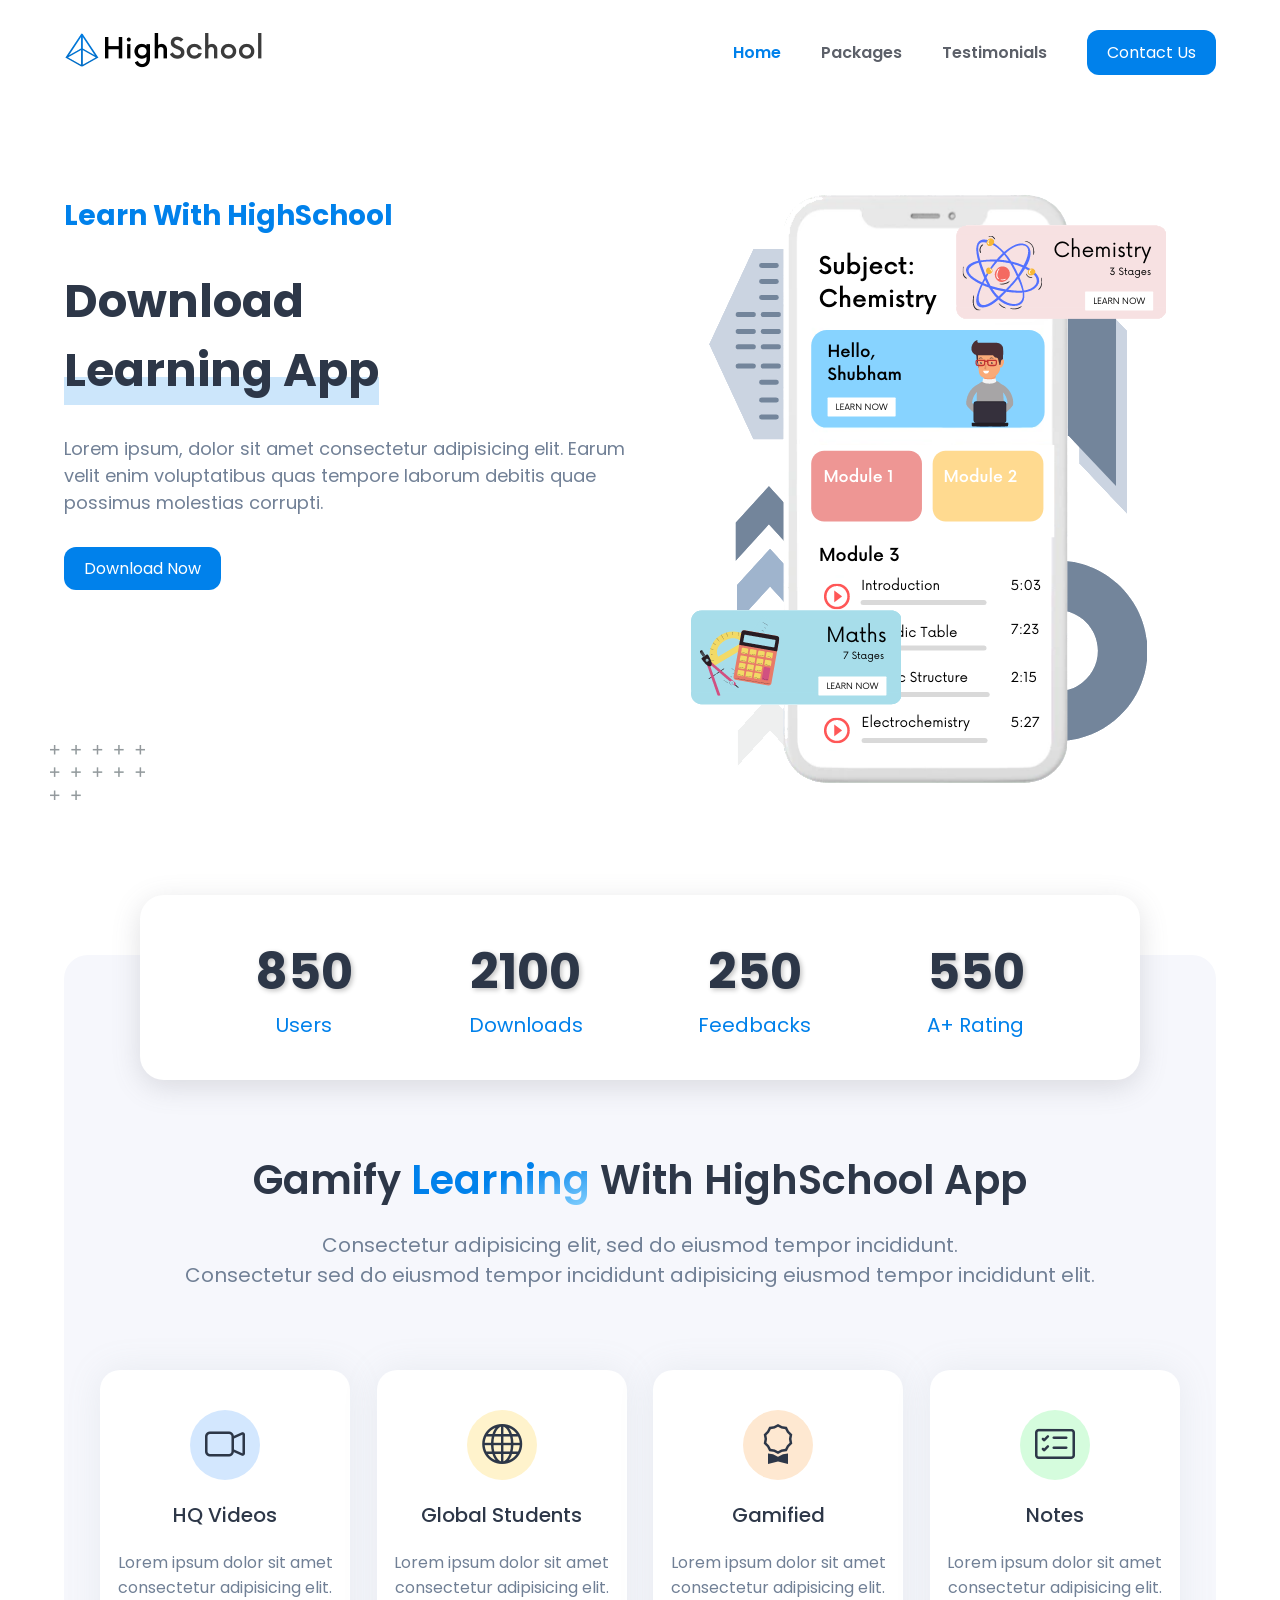
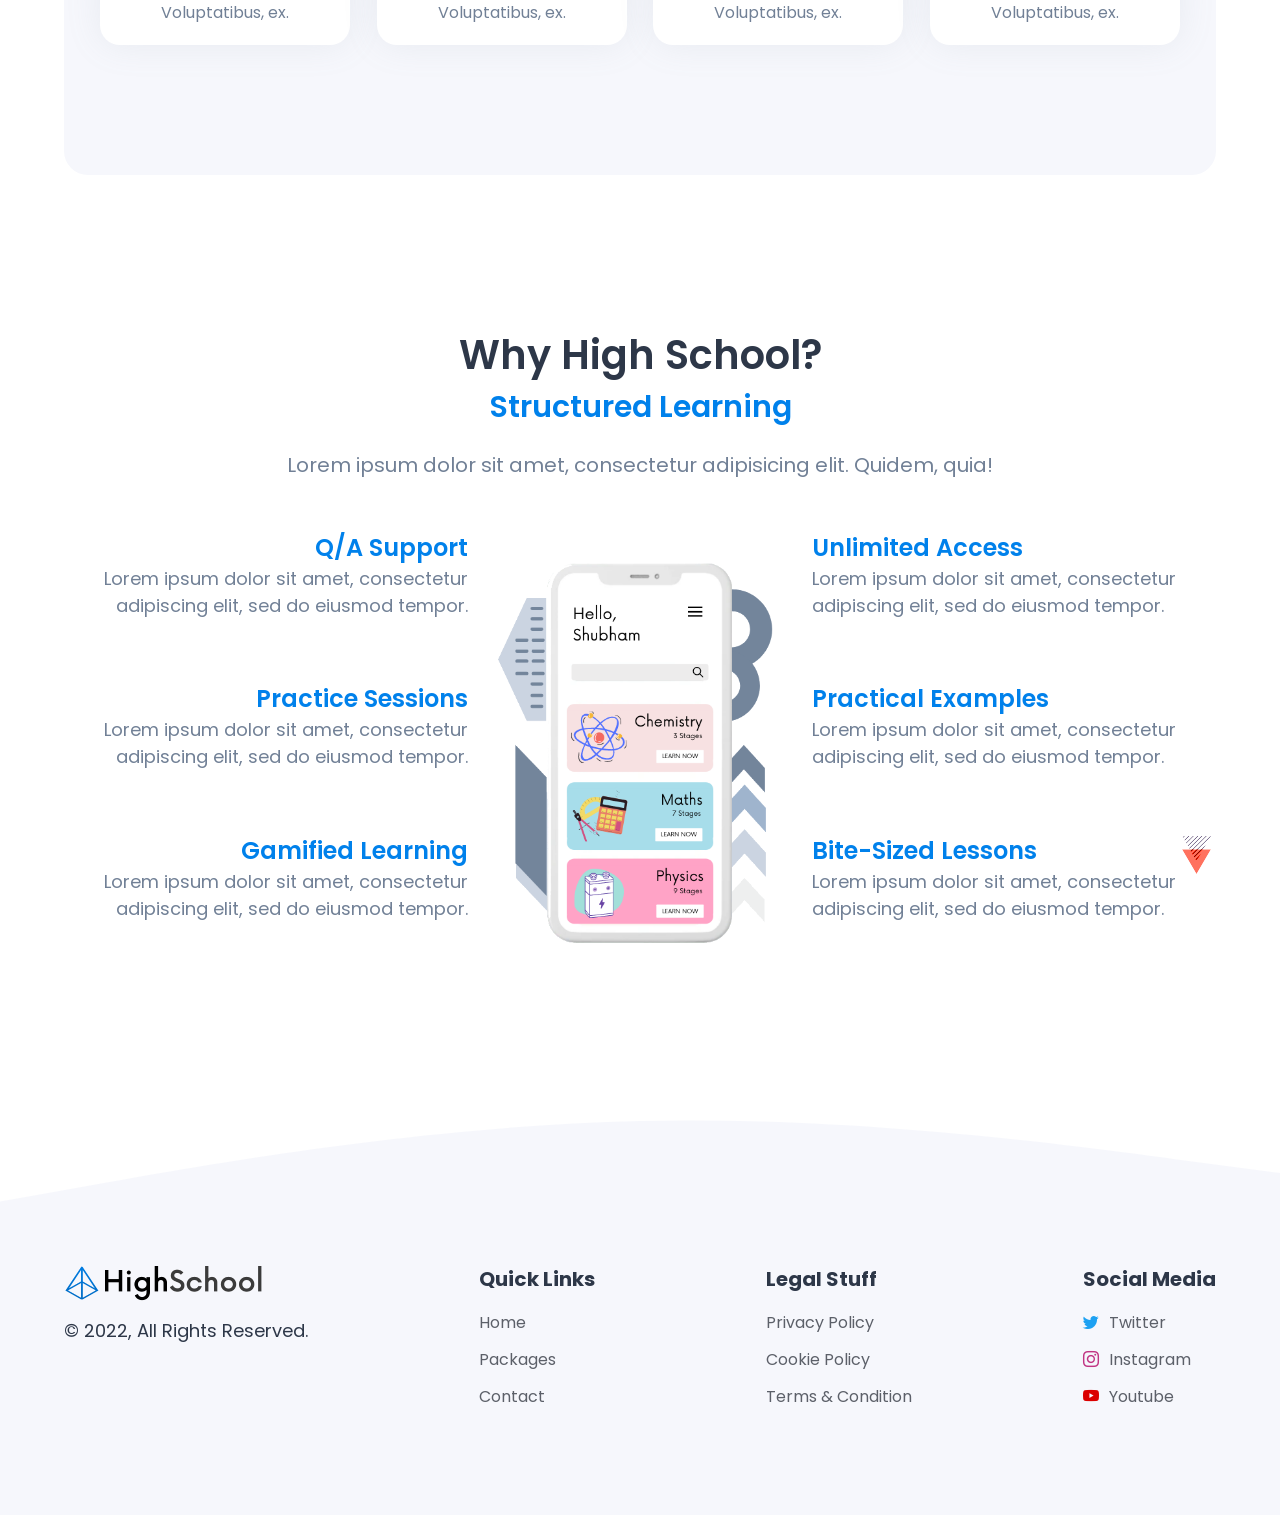
<file: Edtech-Landing-Page/index.html>
<!DOCTYPE html>
<html lang="en">

<head>
    <meta charset="UTF-8">
    <meta http-equiv="X-UA-Compatible" content="IE=edge">
    <meta name="viewport" content="width=device-width, initial-scale=1.0">

    <link rel="stylesheet" href="https://cdnjs.cloudflare.com/ajax/libs/animate.css/4.1.1/animate.min.css" />

    <link rel="icon" href="./media/favicon.ico" type="image/x-icon">
    <link rel="stylesheet" href="./css/style.css">
    <link rel="stylesheet" href="./css/responsive.css">

    <title>HighSchool - Learn Physics, Chemistry and Maths Online!</title>
</head>

<body>
    <header>
        <div class="navbar container">
            <div class="logo">
                <img src="./media/logo.png" alt="Logo HighSchool">
            </div>
            <nav class="d-menu">
                <ul>
                    <a href="">
                        <li class="active">Home</li>
                    </a>
                    <a href="">
                        <li>Packages</li>
                    </a>
                    <a href="">
                        <li>Testimonials</li>
                    </a>
                    <a href="" class="btn ml-2 animate__animated animate__tada">
                        Contact Us
                    </a>
                </ul>
            </nav>
            <nav class="m-menu">
                <div onclick="show()">
                    <button class="hamburger bi bi-list"></button>
                </div>
                <ul class="m-navbar" id="m-navbar">
                    <a href="">
                        <li class="active">Home</li>
                    </a>
                    <a href="">
                        <li>Packages</li>
                    </a>
                    <a href="">
                        <li>Testimonials</li>
                    </a>
                    <a href="" class="btn">
                        Contact Us
                    </a>
                </ul>
            </nav>
        </div>
    </header>

    <main>
        <section class="introduction">
            <div class="intro-section container">
                <div class="intro-text">
                    <img class="float-bg" src="./media/shapes/bg-shape-1.png" alt="">
                    <p class="tag-line">Learn With HighSchool</p>
                    <p class="main-line">Download<br><span class="highlight">Learning App</span></p>
                    <p class="description">Lorem ipsum, dolor sit amet consectetur adipisicing elit. Earum velit enim
                        voluptatibus quas tempore laborum debitis quae possimus molestias corrupti.</p>
                    <a href="" class="btn">Download Now</a>
                </div>
                <div class="intro-images">
                    <img class="float-bl" src="./media/bg-2.png" alt="">
                    <img class="float-tr" src="./media/bg-3.png" alt="">
                    <img class="main-img" src="./media/bg-1.png" alt="">
                </div>
            </div>
        </section>

        <section class="growth container">
            <div class="stats">
                <div>
                    <h1>850</h1>
                    <p>Users</p>
                </div>
                <div>
                    <h1>2100</h1>
                    <p>Downloads</p>
                </div>
                <div>
                    <h1>250</h1>
                    <p>Feedbacks</p>
                </div>
                <div>
                    <h1>550</h1>
                    <p>A+ Rating</p>
                </div>
            </div>
            <div class="info">
                <p class="tag-line">Gamify <span>Learning</span> With HighSchool App</p>
                <p class="description">Consectetur adipisicing elit, sed do eiusmod tempor incididunt.<br>Consectetur
                    sed do eiusmod tempor incididunt adipisicing eiusmod tempor incididunt elit.</p>

                <div class="qualities">
                    <div>
                        <p class="icon icon1"><i class="bi bi-camera-video"></i></p>
                        <p class="title">HQ Videos</p>
                        <p class="description">Lorem ipsum dolor sit amet consectetur adipisicing elit. Voluptatibus,
                            ex.</p>
                    </div>
                    <div>
                        <p class="icon icon2"><i class="bi bi-globe"></i></p>
                        <p class="title">Global Students</p>
                        <p class="description">Lorem ipsum dolor sit amet consectetur adipisicing elit. Voluptatibus,
                            ex.</p>
                    </div>
                    <div>
                        <p class="icon icon3"><i class="bi bi-award"></i></p>
                        <p class="title">Gamified</p>
                        <p class="description">Lorem ipsum dolor sit amet consectetur adipisicing elit. Voluptatibus,
                            ex.</p>
                    </div>
                    <div>
                        <p class="icon icon4"><i class="bi bi-card-checklist"></i></p>
                        <p class="title">Notes</p>
                        <p class="description">Lorem ipsum dolor sit amet consectetur adipisicing elit. Voluptatibus,
                            ex.</p>
                    </div>
                </div>

            </div>
        </section>

        <section class="working container">
            <div class="content">
                <p class="tag-line">Why High School?</p>
                <p class="main-line">Structured Learning</p>
                <p class="description">Lorem ipsum dolor sit amet, consectetur adipisicing elit. Quidem, quia!</p>
            </div>
            <div class="demo">
                <img class="float-bg-2" src="./media/shapes/bg-shape-2.png" alt="">
                <div class="item1 move-right">
                    <p class="title">Q/A Support</p>
                    <p class="description">Lorem ipsum dolor sit amet, consectetur adipiscing elit, sed do eiusmod
                        tempor.</p>
                </div>
                <div class="item2 move-right">
                    <p class="title">Practice Sessions</p>
                    <p class="description">Lorem ipsum dolor sit amet, consectetur adipiscing elit, sed do eiusmod
                        tempor.</p>
                </div>
                <div class="item3 move-right">
                    <p class="title">Gamified Learning</p>
                    <p class="description">Lorem ipsum dolor sit amet, consectetur adipiscing elit, sed do eiusmod
                        tempor.</p>
                </div>

                <img class="image" src="./media/bg-4.png" alt="">

                <div class="item4 move-left">
                    <p class="title">Unlimited Access</p>
                    <p class="description">Lorem ipsum dolor sit amet, consectetur adipiscing elit, sed do eiusmod
                        tempor.</p>
                </div>
                <div class="item5 move-left">
                    <p class="title">Practical Examples</p>
                    <p class="description">Lorem ipsum dolor sit amet, consectetur adipiscing elit, sed do eiusmod
                        tempor.</p>
                </div>
                <div class="item6 move-left">
                    <p class="title">Bite-Sized Lessons</p>
                    <p class="description">Lorem ipsum dolor sit amet, consectetur adipiscing elit, sed do eiusmod
                        tempor.</p>
                </div>
            </div>
        </section>
    </main>

    <footer>
        <svg xmlns="http://www.w3.org/2000/svg" viewBox="0 0 1440 320">
            <path fill="#ffffff" fill-opacity="1"
                d="M0,256L120,234.7C240,213,480,171,720,165.3C960,160,1200,192,1320,208L1440,224L1440,0L1320,0C1200,0,960,0,720,0C480,0,240,0,120,0L0,0Z">
            </path>
        </svg>
        <section class="links container">
            <div class="logo">
                <img src="./media/logo.png" alt="">
                <p>© 2022, All Rights Reserved.</p>
            </div>
            <div class="qlinks">
                <h2>Quick Links</h2>
                <ul>
                    <li>Home</li>
                    <li>Packages</li>
                    <li>Contact</li>
                </ul>
            </div>
            <div class="lglinks">
                <h2>Legal Stuff</h2>
                <ul>
                    <li>Privacy Policy</li>
                    <li>Cookie Policy</li>
                    <li>Terms & Condition</li>
                </ul>
            </div>
            <div class="social">
                <h2>Social Media</h2>
                <ul>
                    <li><i class="bi bi-twitter"></i>Twitter</li>
                    <li><i class="bi bi-instagram"></i>Instagram</li>
                    <li><i class="bi bi-youtube"></i>Youtube</li>
                </ul>
            </div>
        </section>
    </footer>
    <script src="./js/main.js"></script>
</body>

</html>
</file>
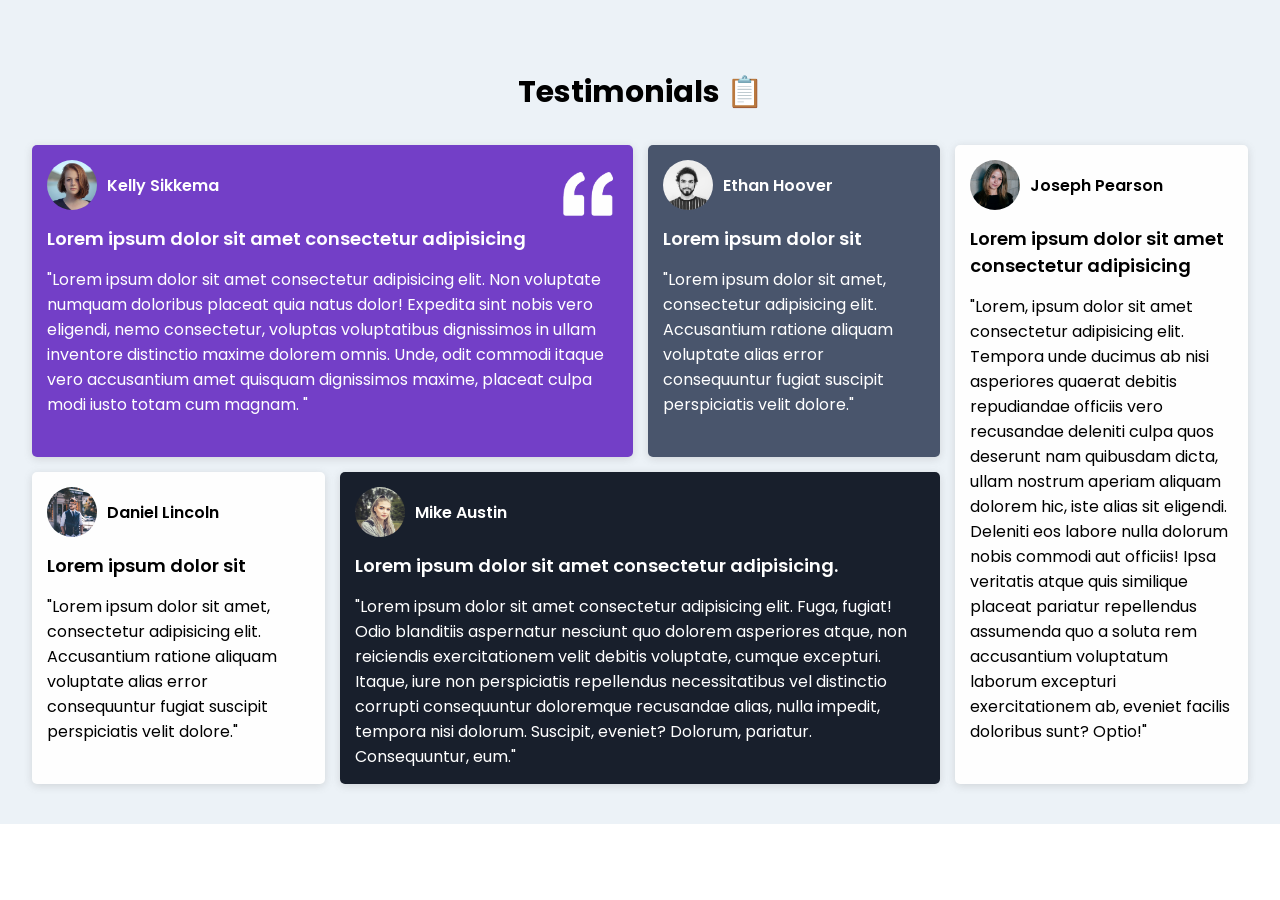
<file: Testimonial-Section/index.html>
<!DOCTYPE html>
<html lang="en">

<head>
    <meta charset="UTF-8">
    <meta http-equiv="X-UA-Compatible" content="IE=edge">
    <meta name="viewport" content="width=device-width, initial-scale=1.0">
    <meta name="description" content="">

    <title>Testimonials - CSS Grid</title>
    <link rel="shortcut icon" href="./media/favicon.ico" type="image/x-icon">
    <link rel="stylesheet" href="./style.css">
    <link rel="stylesheet" href="./responsive.css">
</head>

<body>
    <section class="testimonials">
        <div class="heading">
            <h1 class="h-c">Testimonials 📋</h1>
        </div>
        <div class="container">
            <div class="items item1 w-t">
                <img src="./media/testimonials-1.png" alt="">
                <p class="name">Kelly Sikkema</p>
                <p class="title">Lorem ipsum dolor sit amet consectetur adipisicing</p>
                <p class="description">Lorem ipsum dolor sit amet consectetur adipisicing elit. Non voluptate numquam
                    doloribus placeat quia natus dolor! Expedita sint nobis vero eligendi, nemo consectetur, voluptas
                    voluptatibus dignissimos in ullam inventore distinctio maxime dolorem omnis. Unde, odit commodi
                    itaque vero accusantium amet quisquam dignissimos maxime, placeat culpa modi iusto totam cum magnam.
                </p>
            </div>
            <div class="items item2 w-t">
                <img src="./media/testimonials-2.png" alt="">
                <p class="name">Ethan Hoover</p>
                <p class="title">Lorem ipsum dolor sit</p>
                <p class="description">Lorem ipsum dolor sit amet, consectetur adipisicing elit. Accusantium ratione
                    aliquam voluptate alias error consequuntur fugiat suscipit perspiciatis velit dolore.</p>
            </div>
            <div class="items item3">
                <img src="./media/testimonials-3.png" alt="">
                <p class="name">Joseph Pearson</p>
                <p class="title">Lorem ipsum dolor sit amet consectetur adipisicing</p>
                <p class="description">Lorem, ipsum dolor sit amet consectetur adipisicing elit. Tempora unde ducimus ab
                    nisi asperiores quaerat debitis repudiandae officiis vero recusandae deleniti culpa quos deserunt
                    nam quibusdam dicta, ullam nostrum aperiam aliquam dolorem hic, iste alias sit eligendi. Deleniti
                    eos labore nulla dolorum nobis commodi aut officiis! Ipsa veritatis atque quis similique placeat
                    pariatur repellendus assumenda quo a soluta rem accusantium voluptatum laborum excepturi
                    exercitationem ab, eveniet facilis doloribus sunt? Optio!</p>
            </div>
            <div class="items item4">
                <img src="./media/testimonials-4.png" alt="">
                <p class="name">Daniel Lincoln</p>
                <p class="title">Lorem ipsum dolor sit</p>
                <p class="description">Lorem ipsum dolor sit amet, consectetur adipisicing elit. Accusantium ratione
                    aliquam voluptate alias error consequuntur fugiat suscipit perspiciatis velit dolore.</p>
            </div>
            <div class="items item5 w-t">
                <img src="./media/testimonials-5.png" alt="">
                <p class="name">Mike Austin</p>
                <p class="title">Lorem ipsum dolor sit amet consectetur adipisicing.</p>
                <p class="description">Lorem ipsum dolor sit amet consectetur adipisicing elit. Fuga, fugiat! Odio
                    blanditiis aspernatur nesciunt quo dolorem asperiores atque, non reiciendis exercitationem velit
                    debitis voluptate, cumque excepturi. Itaque, iure non perspiciatis repellendus necessitatibus vel
                    distinctio corrupti consequuntur doloremque recusandae alias, nulla impedit, tempora nisi dolorum.
                    Suscipit, eveniet? Dolorum, pariatur. Consequuntur, eum.</p>
            </div>
        </div>

    </section>
</body>

</html>
</file>
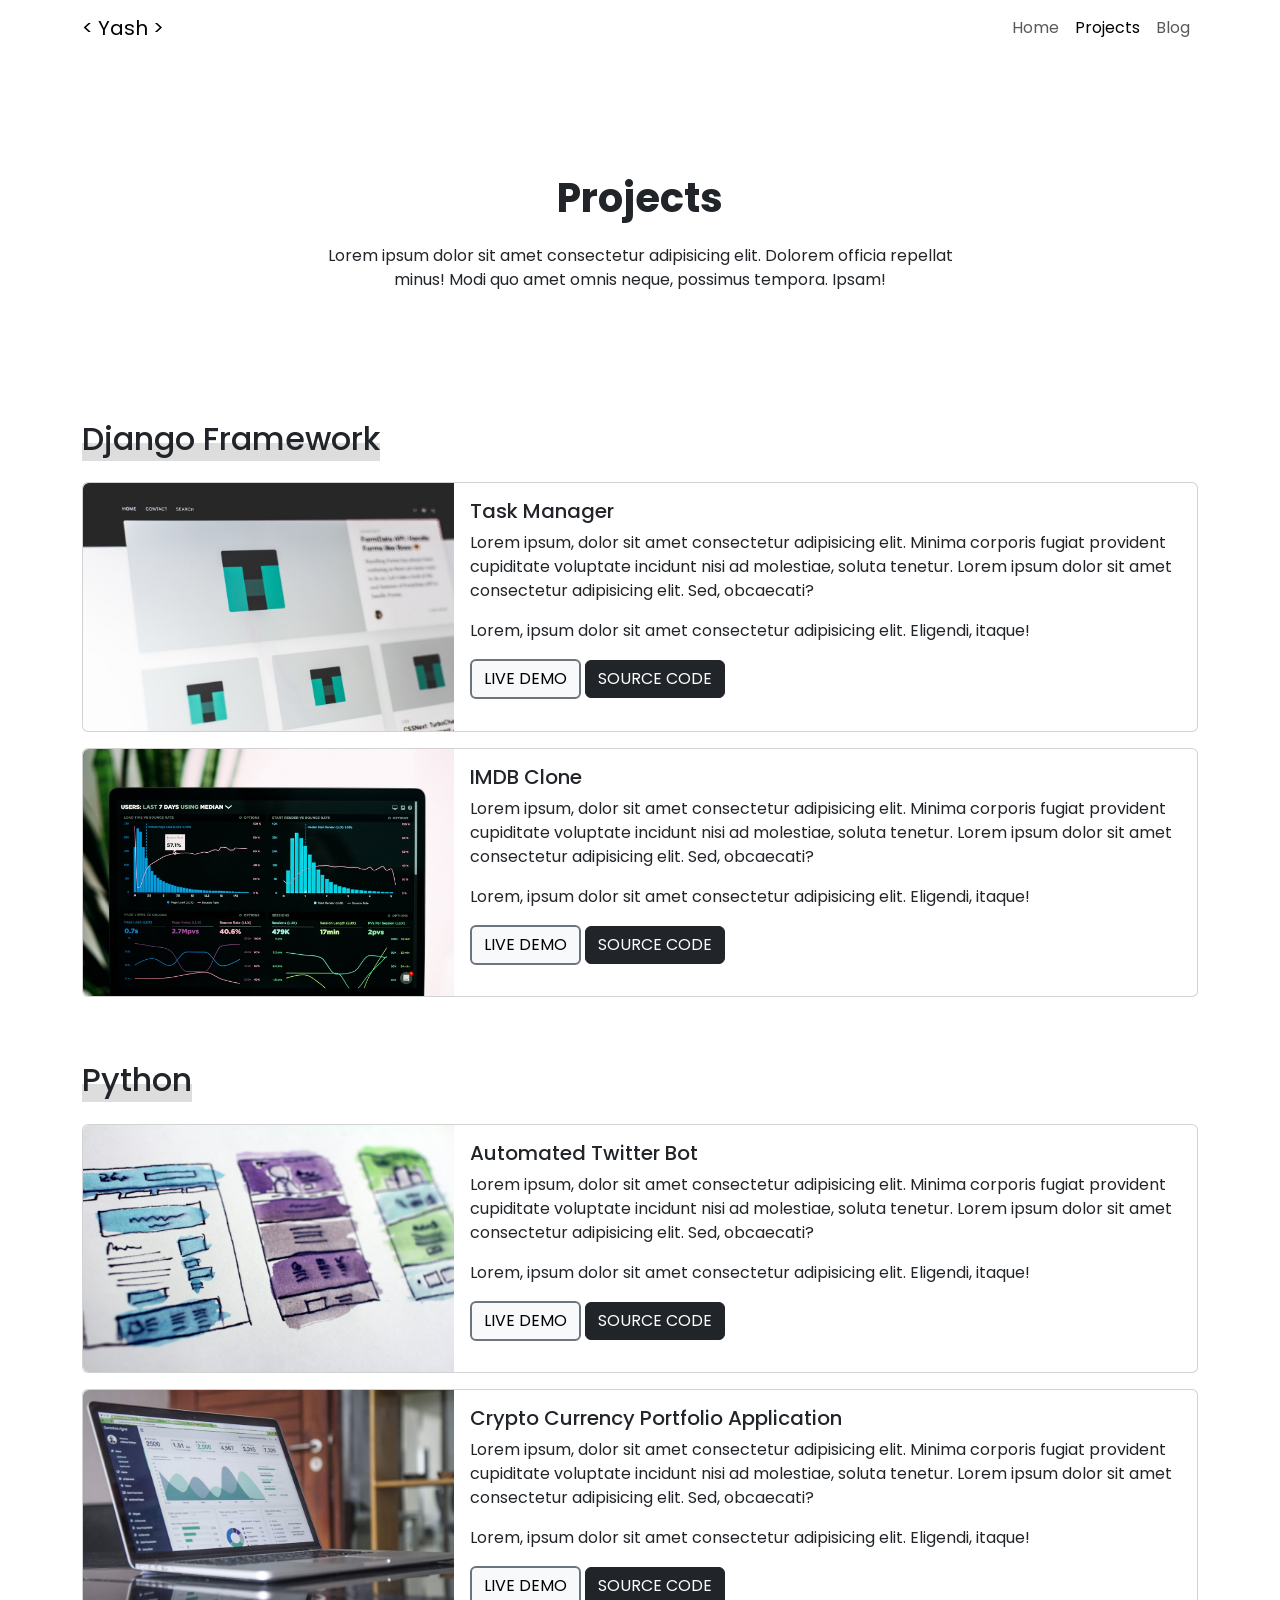
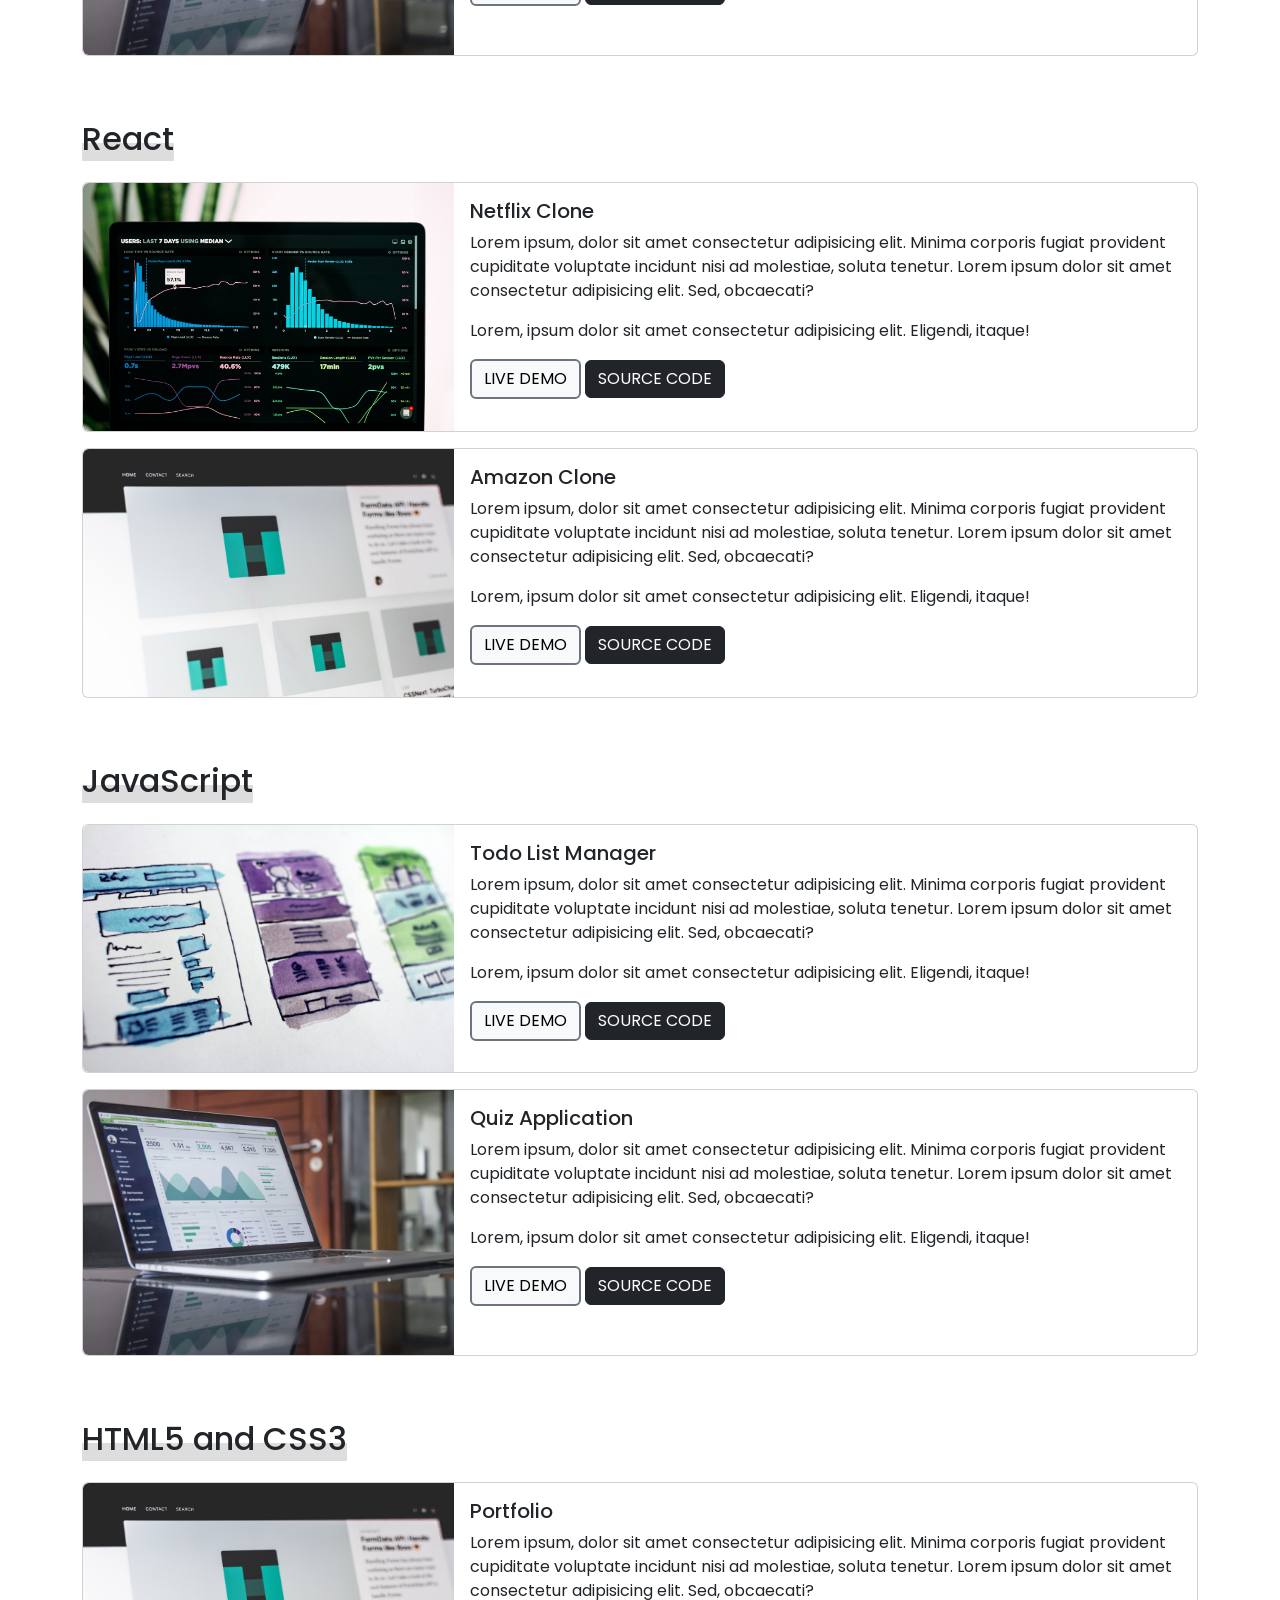
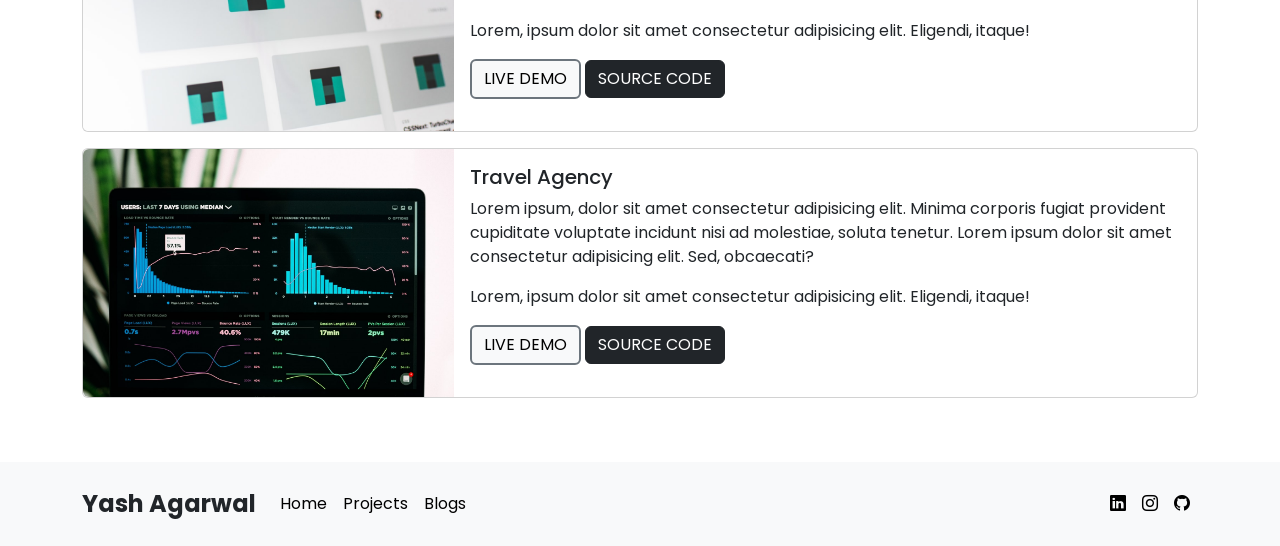
<file: Portfolio/projects.html>
<!DOCTYPE html>
<html lang="en">

<head>
    <meta charset="UTF-8">
    <meta http-equiv="X-UA-Compatible" content="IE=edge">
    <meta name="viewport" content="width=device-width, initial-scale=1.0">
    <title>Yash Agarwal</title>

    <link href="https://cdn.jsdelivr.net/npm/bootstrap@5.0.2/dist/css/bootstrap.min.css" rel="stylesheet"
        integrity="sha384-EVSTQN3/azprG1Anm3QDgpJLIm9Nao0Yz1ztcQTwFspd3yD65VohhpuuCOmLASjC" crossorigin="anonymous">

    <link rel="stylesheet" href="./style.css">
</head>

<body>

    <header>
        <nav class="navbar navbar-expand-lg navbar-light">
            <div class="container">
                <a class="navbar-brand" href="./index.html">&lt; Yash &gt;</a>
                <button class="navbar-toggler" type="button" data-bs-toggle="collapse" data-bs-target="#navbarNav"
                    aria-controls="navbarNav" aria-expanded="false" aria-label="Toggle navigation">
                    <span class="navbar-toggler-icon"></span>
                </button>
                <div class="collapse navbar-collapse justify-content-end" id="navbarNav">
                    <ul class="navbar-nav">
                        <li class="nav-item">
                            <a class="nav-link" href="./index.html">Home</a>
                        </li>
                        <li class="nav-item">
                            <a class="nav-link active" aria-current="page" href="./projects.html">Projects</a>
                        </li>
                        <li class="nav-item">
                            <a class="nav-link" href="https://blog.unwiredlearning.com/" target="_blank">Blog</a>
                        </li>
                    </ul>
                </div>
            </div>
        </nav>
    </header>

    <main class="container">
        <section>
            <div class="d-flex flex-column justify-content-center align-items-center text-center">
                <p class="fs-1 fw-bold">Projects</p>
                <p class="mw-650">Lorem ipsum dolor sit amet consectetur adipisicing elit. Dolorem officia repellat
                    minus! Modi quo amet omnis neque, possimus tempora. Ipsam!</p>
            </div>
        </section>

        <section class="project-1 my-5">
            <div class="row">
                <div class="col-12">
                    <h2 class="mb-4"><span>Django Framework</span></h2>
                </div>
                <div class="col-12">
                    <div class="card mb-3" style="max-width: 100%;">
                        <div class="row g-0">
                            <div class="col-md-4 d-flex align-items-center">
                                <img src="./media/project-1.png" class="img-fluid rounded-start" alt="...">
                            </div>
                            <div class="col-md-8">
                                <div class="card-body">
                                    <h5 class="card-title">Task Manager</h5>
                                    <p class="card-text">Lorem ipsum, dolor sit amet consectetur adipisicing elit.
                                        Minima corporis fugiat provident cupiditate voluptate incidunt nisi ad
                                        molestiae, soluta tenetur. Lorem ipsum dolor sit amet consectetur adipisicing
                                        elit. Sed, obcaecati?</p>
                                    <p>Lorem, ipsum dolor sit amet consectetur adipisicing elit. Eligendi, itaque!</p>
                                    <a href="http://taskmatepro.herokuapp.com/" target="_blank">
                                        <button type="button"
                                            class="btn btn-light border border-secondary border-2">LIVE
                                            DEMO</button></a>
                                    <a href="https://github.com/ShubhamSarda/tmweb" target="_blank">
                                        <button type="button" class="btn btn-dark">SOURCE CODE</button>
                                    </a>
                                </div>
                            </div>
                        </div>
                    </div>
                </div>
                <div class="col-12">
                    <div class="card mb-3" style="max-width: 100%;">
                        <div class="row g-0">
                            <div class="col-md-4 d-flex align-items-center">
                                <img src="./media/project-2.png" class="img-fluid rounded-start" alt="...">
                            </div>
                            <div class="col-md-8">
                                <div class="card-body">
                                    <h5 class="card-title">IMDB Clone</h5>
                                    <p class="card-text">Lorem ipsum, dolor sit amet consectetur adipisicing elit.
                                        Minima corporis fugiat provident cupiditate voluptate incidunt nisi ad
                                        molestiae, soluta tenetur. Lorem ipsum dolor sit amet consectetur adipisicing
                                        elit. Sed, obcaecati?</p>
                                    <p>Lorem, ipsum dolor sit amet consectetur adipisicing elit. Eligendi, itaque!</p>
                                    <a href="http://taskmatepro.herokuapp.com/" target="_blank">
                                        <button type="button"
                                            class="btn btn-light border border-secondary border-2">LIVE
                                            DEMO</button></a>
                                    <a href="https://github.com/ShubhamSarda/tmweb" target="_blank">
                                        <button type="button" class="btn btn-dark">SOURCE CODE</button>
                                    </a>
                                </div>
                            </div>
                        </div>
                    </div>
                </div>
            </div>
        </section>

        <section class="project-2 my-5">
            <div class="row">
                <div class="col-12">
                    <h2 class="mb-4"><span>Python</span></h2>
                </div>
                <div class="col-12">
                    <div class="card mb-3" style="max-width: 100%;">
                        <div class="row g-0">
                            <div class="col-md-4 d-flex align-items-center">
                                <img src="./media/project-3.png" class="img-fluid rounded-start" alt="...">
                            </div>
                            <div class="col-md-8">
                                <div class="card-body">
                                    <h5 class="card-title">Automated Twitter Bot</h5>
                                    <p class="card-text">Lorem ipsum, dolor sit amet consectetur adipisicing elit.
                                        Minima corporis fugiat provident cupiditate voluptate incidunt nisi ad
                                        molestiae, soluta tenetur. Lorem ipsum dolor sit amet consectetur adipisicing
                                        elit. Sed, obcaecati?</p>
                                    <p>Lorem, ipsum dolor sit amet consectetur adipisicing elit. Eligendi, itaque!</p>
                                    <a href="http://taskmatepro.herokuapp.com/" target="_blank">
                                        <button type="button"
                                            class="btn btn-light border border-secondary border-2">LIVE
                                            DEMO</button></a>
                                    <a href="https://github.com/ShubhamSarda/tmweb" target="_blank">
                                        <button type="button" class="btn btn-dark">SOURCE CODE</button>
                                    </a>
                                </div>
                            </div>
                        </div>
                    </div>
                </div>
                <div class="col-12">
                    <div class="card mb-3" style="max-width: 100%;">
                        <div class="row g-0">
                            <div class="col-md-4 d-flex align-items-center">
                                <img src="./media/project-4.png" class="img-fluid rounded-start" alt="...">
                            </div>
                            <div class="col-md-8">
                                <div class="card-body">
                                    <h5 class="card-title">Crypto Currency Portfolio Application</h5>
                                    <p class="card-text">Lorem ipsum, dolor sit amet consectetur adipisicing elit.
                                        Minima corporis fugiat provident cupiditate voluptate incidunt nisi ad
                                        molestiae, soluta tenetur. Lorem ipsum dolor sit amet consectetur adipisicing
                                        elit. Sed, obcaecati?</p>
                                    <p>Lorem, ipsum dolor sit amet consectetur adipisicing elit. Eligendi, itaque!</p>
                                    <a href="http://taskmatepro.herokuapp.com/" target="_blank">
                                        <button type="button"
                                            class="btn btn-light border border-secondary border-2">LIVE
                                            DEMO</button></a>
                                    <a href="https://github.com/ShubhamSarda/tmweb" target="_blank">
                                        <button type="button" class="btn btn-dark">SOURCE CODE</button>
                                    </a>
                                </div>
                            </div>
                        </div>
                    </div>
                </div>
            </div>
        </section>

        <section class="project-3 my-5">
            <div class="row">
                <div class="col-12">
                    <h2 class="mb-4"><span>React</span></h2>
                </div>
                <div class="col-12">
                    <div class="card mb-3" style="max-width: 100%;">
                        <div class="row g-0">
                            <div class="col-md-4 d-flex align-items-center">
                                <img src="./media/project-2.png" class="img-fluid rounded-start" alt="...">
                            </div>
                            <div class="col-md-8">
                                <div class="card-body">
                                    <h5 class="card-title">Netflix Clone</h5>
                                    <p class="card-text">Lorem ipsum, dolor sit amet consectetur adipisicing elit.
                                        Minima corporis fugiat provident cupiditate voluptate incidunt nisi ad
                                        molestiae, soluta tenetur. Lorem ipsum dolor sit amet consectetur adipisicing
                                        elit. Sed, obcaecati?</p>
                                    <p>Lorem, ipsum dolor sit amet consectetur adipisicing elit. Eligendi, itaque!</p>
                                    <a href="http://taskmatepro.herokuapp.com/" target="_blank">
                                        <button type="button"
                                            class="btn btn-light border border-secondary border-2">LIVE
                                            DEMO</button></a>
                                    <a href="https://github.com/ShubhamSarda/tmweb" target="_blank">
                                        <button type="button" class="btn btn-dark">SOURCE CODE</button>
                                    </a>
                                </div>
                            </div>
                        </div>
                    </div>
                </div>
                <div class="col-12">
                    <div class="card mb-3" style="max-width: 100%;">
                        <div class="row g-0">
                            <div class="col-md-4 d-flex align-items-center">
                                <img src="./media/project-1.png" class="img-fluid rounded-start" alt="...">
                            </div>
                            <div class="col-md-8">
                                <div class="card-body">
                                    <h5 class="card-title">Amazon Clone</h5>
                                    <p class="card-text">Lorem ipsum, dolor sit amet consectetur adipisicing elit.
                                        Minima corporis fugiat provident cupiditate voluptate incidunt nisi ad
                                        molestiae, soluta tenetur. Lorem ipsum dolor sit amet consectetur adipisicing
                                        elit. Sed, obcaecati?</p>
                                    <p>Lorem, ipsum dolor sit amet consectetur adipisicing elit. Eligendi, itaque!</p>
                                    <a href="http://taskmatepro.herokuapp.com/" target="_blank">
                                        <button type="button"
                                            class="btn btn-light border border-secondary border-2">LIVE
                                            DEMO</button></a>
                                    <a href="https://github.com/ShubhamSarda/tmweb" target="_blank">
                                        <button type="button" class="btn btn-dark">SOURCE CODE</button>
                                    </a>
                                </div>
                            </div>
                        </div>
                    </div>
                </div>
            </div>
        </section>

        <section class="project-4 my-5">
            <div class="row">
                <div class="col-12">
                    <h2 class="mb-4"><span>JavaScript</span></h2>
                </div>
                <div class="col-12">
                    <div class="card mb-3" style="max-width: 100%;">
                        <div class="row g-0">
                            <div class="col-md-4 d-flex align-items-center">
                                <img src="./media/project-3.png" class="img-fluid rounded-start" alt="...">
                            </div>
                            <div class="col-md-8">
                                <div class="card-body">
                                    <h5 class="card-title">Todo List Manager</h5>
                                    <p class="card-text">Lorem ipsum, dolor sit amet consectetur adipisicing elit.
                                        Minima corporis fugiat provident cupiditate voluptate incidunt nisi ad
                                        molestiae, soluta tenetur. Lorem ipsum dolor sit amet consectetur adipisicing
                                        elit. Sed, obcaecati?</p>
                                    <p>Lorem, ipsum dolor sit amet consectetur adipisicing elit. Eligendi, itaque!</p>
                                    <a href="http://taskmatepro.herokuapp.com/" target="_blank">
                                        <button type="button"
                                            class="btn btn-light border border-secondary border-2">LIVE
                                            DEMO</button></a>
                                    <a href="https://github.com/ShubhamSarda/tmweb" target="_blank">
                                        <button type="button" class="btn btn-dark">SOURCE CODE</button>
                                    </a>
                                </div>
                            </div>
                        </div>
                    </div>
                </div>
                <div class="col-12">
                    <div class="card mb-3" style="max-width: 100%;">
                        <div class="row g-0">
                            <div class="col-md-4 d-flex align-items-center">
                                <img src="./media/project-4.png" class="img-fluid rounded-start" alt="...">
                            </div>
                            <div class="col-md-8">
                                <div class="card-body">
                                    <h5 class="card-title">Quiz Application</h5>
                                    <p class="card-text">Lorem ipsum, dolor sit amet consectetur adipisicing elit.
                                        Minima corporis fugiat provident cupiditate voluptate incidunt nisi ad
                                        molestiae, soluta tenetur. Lorem ipsum dolor sit amet consectetur adipisicing
                                        elit. Sed, obcaecati?</p>
                                    <p>Lorem, ipsum dolor sit amet consectetur adipisicing elit. Eligendi, itaque!</p>
                                    <a href="http://taskmatepro.herokuapp.com/" target="_blank">
                                        <button type="button"
                                            class="btn btn-light border border-secondary border-2">LIVE
                                            DEMO</button></a>
                                    <a href="https://github.com/ShubhamSarda/tmweb" target="_blank">
                                        <button type="button" class="btn btn-dark">SOURCE CODE</button>
                                    </a>
                                </div>
                            </div>
                        </div>
                    </div>
                </div>
            </div>
        </section>

        <section class="project-5 my-5">
            <div class="row">
                <div class="col-12">
                    <h2 class="mb-4"><span>HTML5 and CSS3</span></h2>
                </div>
                <div class="col-12">
                    <div class="card mb-3" style="max-width: 100%;">
                        <div class="row g-0">
                            <div class="col-md-4 d-flex align-items-center">
                                <img src="./media/project-1.png" class="img-fluid rounded-start" alt="...">
                            </div>
                            <div class="col-md-8">
                                <div class="card-body">
                                    <h5 class="card-title">Portfolio</h5>
                                    <p class="card-text">Lorem ipsum, dolor sit amet consectetur adipisicing elit.
                                        Minima corporis fugiat provident cupiditate voluptate incidunt nisi ad
                                        molestiae, soluta tenetur. Lorem ipsum dolor sit amet consectetur adipisicing
                                        elit. Sed, obcaecati?</p>
                                    <p>Lorem, ipsum dolor sit amet consectetur adipisicing elit. Eligendi, itaque!</p>
                                    <a href="http://taskmatepro.herokuapp.com/" target="_blank">
                                        <button type="button"
                                            class="btn btn-light border border-secondary border-2">LIVE
                                            DEMO</button></a>
                                    <a href="https://github.com/ShubhamSarda/tmweb" target="_blank">
                                        <button type="button" class="btn btn-dark">SOURCE CODE</button>
                                    </a>
                                </div>
                            </div>
                        </div>
                    </div>
                </div>
                <div class="col-12">
                    <div class="card mb-3" style="max-width: 100%;">
                        <div class="row g-0">
                            <div class="col-md-4 d-flex align-items-center">
                                <img src="./media/project-2.png" class="img-fluid rounded-start" alt="...">
                            </div>
                            <div class="col-md-8">
                                <div class="card-body">
                                    <h5 class="card-title">Travel Agency</h5>
                                    <p class="card-text">Lorem ipsum, dolor sit amet consectetur adipisicing elit.
                                        Minima corporis fugiat provident cupiditate voluptate incidunt nisi ad
                                        molestiae, soluta tenetur. Lorem ipsum dolor sit amet consectetur adipisicing
                                        elit. Sed, obcaecati?</p>
                                    <p>Lorem, ipsum dolor sit amet consectetur adipisicing elit. Eligendi, itaque!</p>
                                    <a href="http://taskmatepro.herokuapp.com/" target="_blank">
                                        <button type="button"
                                            class="btn btn-light border border-secondary border-2">LIVE
                                            DEMO</button></a>
                                    <a href="https://github.com/ShubhamSarda/tmweb" target="_blank">
                                        <button type="button" class="btn btn-dark">SOURCE CODE</button>
                                    </a>
                                </div>
                            </div>
                        </div>
                    </div>
                </div>
            </div>
        </section>

    </main>

    <footer class="bg-light pt-4 pb-2">
        <div class="container d-flex flex-wrap">
            <p class="fs-4 fw-bold pe-4">Yash Agarwal</p>
            <div class="d-flex flex-grow-1 justify-content-between align-items-center flex-wrap">
                <ul class="d-flex list-unstyled">
                    <li class="pe-2">
                        <a href="./index.html">Home</a>
                    </li>
                    <li class="px-2"><a href="./projects.html">Projects</a></li>
                    <li class="px-2"><a href="https://blog.unwiredlearning.com/" target="_blank">Blogs</a></li>
                </ul>
                <ul class="d-flex flex-row list-unstyled">
                    <li class="px-2">
                        <a href="https://www.linkedin.com/in/yashagarwal1611" target="_blank">
                            <i class="bi bi-linkedin"></i>
                        </a>
                    </li>
                    <li class="px-2">
                        <a href="https://www.instagram.com/ __yashagarwal17/" target="_blank">
                            <i class="bi bi-instagram"></i>
                        </a>
                    </li>
                    <li class="px-2">
                        <a href="https://github.com/yash1116" target="_blank">
                            <i class="bi bi-github"></i>
                        </a>
                    </li>
                </ul>
            </div>
        </div>
    </footer>

    <script src="https://cdn.jsdelivr.net/npm/bootstrap@5.0.2/dist/js/bootstrap.bundle.min.js"
        integrity="sha384-MrcW6ZMFYlzcLA8Nl+NtUVF0sA7MsXsP1UyJoMp4YLEuNSfAP+JcXn/tWtIaxVXM"
        crossorigin="anonymous"></script>
</body>

</html>
</file>
<file: Edtech-Landing-Page/css/style.css>
@import url(./_global.css);
@import url(./_utility.css);
.navbar {
    display: flex;
    justify-content: space-between;
    align-items: center;
    padding: 2rem 0;
}

.d-menu ul {
    display: flex;
    justify-content: flex-end;
    align-items: center;
}

.d-menu ul li {
    padding: 2rem 2rem;
    color: var(--theme-text-dull);
    font-size: 1.6rem;
    font-weight: 600;
}

.d-menu ul li:hover {
    color: var(--theme-color);
}

.m-menu {
    display: none;
    position: relative;
}

.m-menu .hamburger {
    font-size: 3rem;
    cursor: pointer;
    border: none;
    background-color: #ffffff;
    color: var(--theme-text);
}

.m-menu .m-navbar {
    position: absolute;
    right: 9px;
    font-size: 1.8rem;
    display: flex;
    flex-direction: column;
    background-color: var(--theme-section-bg);
    padding: 3rem 3rem;
    border-radius: 7px;
    box-shadow: 5px 3px 2px rgb(140 152 164 / 15%);
}

.m-menu .m-navbar li {
    padding: 1rem 2rem;
    font-weight: 500;
    color: var(--theme-text-dull);
}

.m-menu .m-navbar li:hover {
    cursor: pointer;
    color: var(--theme-color);
    background-color: #b8dfff;
    border-radius: 5px;
}

.m-menu .m-navbar .btn {
    margin-top: 2rem;
    text-align: center;
    display: block;
}

.intro-section {
    display: flex;
    flex-wrap: wrap;
    margin: 7rem auto;
}

.intro-text {
    max-width: 50%;
    padding: 2rem 0 2rem 0;
}

.float-bg {
    position: absolute;
    bottom: 100px;
    left: 50px;
    z-index: -1;
    animation: bounce 4s ease 0.5s infinite alternate;
}

.introduction .tag-line {
    font-weight: 700;
    font-size: 2.8rem;
    margin-bottom: 3rem;
    color: var(--theme-color);
}

.introduction .main-line {
    font-weight: 700;
    color: var(--theme-text);
    font-size: 4.6rem;
    margin-bottom: 3rem;
    position: relative;
}

.highlight::before {
    content: "";
    width: 315px;
    height: 20%;
    background-color: var(--theme-color);
    position: absolute;
    bottom: 0;
    z-index: -1;
    opacity: 0.2;
}

.introduction .description {
    font-size: 1.8rem;
    color: var(--theme-text-long);
    margin-bottom: 4rem;
}

.intro-images {
    position: relative;
    width: 50%;
    text-align: center;
}

.float-bl {
    position: absolute;
    bottom: 100px;
    left: 50px;
    animation: bounce 2s ease 0.5s infinite alternate, slide-right 0.5s ease 0s 1 alternate;
}

.float-tr {
    position: absolute;
    top: 50px;
    right: 50px;
    animation: bounce 2.1s ease 0.5s infinite alternate, slide-left 0.5s ease 0s 1 alternate;
}

@keyframes bounce {
    0% {
        transform: translateY(0px);
    }
    100% {
        transform: translateY(20px);
    }
}

@keyframes slide-right {
    0% {
        transform: translateX(-50px);
    }
    100% {
        transform: translateX(0px);
    }
}

@keyframes slide-left {
    0% {
        transform: translateX(50px);
    }
    100% {
        transform: translateX(0px);
    }
}

.growth {
    background-color: var(--theme-section-bg);
    border-radius: 24px;
    margin: 15rem auto 5rem auto;
    font-size: 2rem;
    padding: 2rem 2rem;
}

.growth .stats {
    display: flex;
    flex-wrap: wrap;
    background-color: #ffffff;
    justify-content: space-evenly;
    padding: 2rem;
    max-width: 90%;
    margin: -8rem auto;
    border-radius: 24px;
    box-shadow: rgba(100, 100, 111, 0.2) 0px 7px 29px 0px;
}

.growth .stats div {
    padding: 2rem;
    text-align: center;
}

.growth .stats h1 {
    font-size: 5rem;
    text-shadow: 2px 2px 5px rgb(196, 196, 196);
}

.growth .stats p {
    color: var(--theme-color);
}

.growth .info {
    margin-top: 15rem;
    text-align: center;
}

.growth .info .tag-line {
    font-size: 4rem;
    font-weight: 600;
    margin-bottom: 2rem;
}

.growth .info .tag-line span {
    background-color: var(--theme-color);
    background-image: linear-gradient(160deg, #0081EB 50%, #8ad4ff 100%);
    -webkit-background-clip: text;
    color: transparent;
}

.growth .info .description {
    color: var(--theme-text-long);
}

.qualities {
    display: flex;
    justify-content: space-evenly;
    flex-wrap: wrap;
    margin: 7rem auto 10rem auto;
}

.qualities div {
    width: 250px;
    background-color: #ffffff;
    margin: 1rem;
    padding: 2rem 0;
    border-radius: 20px;
    box-shadow: 0px 0px 35px rgb(140 152 164 / 13%);
    display: flex;
    flex-direction: column;
}

.qualities p {
    margin-top: 2rem;
}

.qualities .icon {
    background-color: #0081EB;
    width: 70px;
    height: 70px;
    font-size: 4rem;
    border-radius: 50%;
    display: flex;
    justify-content: center;
    align-items: center;
    align-self: center;
}

.qualities .icon:hover {
    transform: scale(1.1);
    transition: all 0.5s cubic-bezier(0.165, 0.84, 0.44, 1);
}

.qualities .icon1 {
    background-color: #D3E7FE;
}

.qualities .icon2 {
    background-color: #FFF3CC;
}

.qualities .icon3 {
    background-color: #FEE8D1;
}

.qualities .icon4 {
    background-color: #D5FCDD;
}

.qualities .title {
    font-weight: 500;
}

.qualities .description {
    font-size: 1.6rem;
    color: var(--theme-text-long);
}

.working {
    padding-top: 10rem;
}

.content {
    font-size: 2rem;
    text-align: center;
}

.content .tag-line {
    font-size: 4rem;
    font-weight: 600;
    color: var(--theme-text);
}

.content .main-line {
    font-size: 3rem;
    font-weight: 600;
    color: var(--theme-color);
    margin-bottom: 2rem;
}

.content .description {
    font-size: 2rem;
    color: var(--theme-text-long);
    margin-bottom: 5rem;
}

.demo {
    display: grid;
    grid-template-columns: 1fr 0.8fr 1fr;
    grid-template-rows: repeat(3, 1fr);
    grid-template-areas: "item1 image item4" "item2 image item5" "item3 image item6";
    gap: 1rem;
    position: relative;
}

.demo .item1 {
    grid-area: item1;
}

.demo .item2 {
    grid-area: item2;
}

.demo .item3 {
    grid-area: item3;
}

.demo .image {
    grid-area: image;
    padding: 2rem;
    width: 100%;
}

.demo .item4 {
    grid-area: item4;
}

.demo .item5 {
    grid-area: item5;
}

.demo .item6 {
    grid-area: item6;
}

.demo .title {
    font-size: 2.4rem;
    color: var(--theme-color);
    font-weight: 600;
}

.demo .description {
    font-size: 1.8rem;
    color: var(--theme-text-long);
}

.demo .move-right {
    text-align: right;
}

.demo .float-bg-2 {
    position: absolute;
    bottom: 100px;
    right: 5px;
    z-index: -1;
    animation: rotate 5s ease 0s infinite alternate;
}

@keyframes rotate {
    0% {
        transform: rotate(0deg);
    }
    100% {
        transform: rotate(90deg);
    }
}

footer {
    background-color: var(--theme-section-bg);
}

footer .logo img {
    cursor: pointer;
}

footer .links {
    display: flex;
    justify-content: space-between;
    flex-wrap: wrap;
    padding-bottom: 10rem;
}

footer p {
    font-size: 1.8rem;
    margin-top: 1rem;
}

footer h2 {
    font-size: 2rem;
    margin-bottom: 1rem;
}

footer li {
    font-size: 1.6rem;
    padding: 0.6rem 0;
    color: var(--theme-text-dull);
}

footer li:hover {
    cursor: pointer;
}

footer i {
    padding-right: 1rem;
}

footer .bi-twitter {
    color: #1da1f2;
}

footer .bi-instagram {
    color: #c13584;
}

footer .bi-youtube {
    color: #db0000;
}

/* main {
    height: 50vh;
    overflow-y: scroll;
} */

/* main::-webkit-scrollbar {
    width: 5px;
} */

/* main::-webkit-scrollbar-thumb {
    background-color: #c9c9c9;
    border-radius: 10px;
    border: 1px solid #F6F7FC;
} */

/* main::-webkit-scrollbar-track {
    background-color: #2d3748;
} */
</file>
<file: Edtech-Landing-Page/css/responsive.css>
@media (min-width:1279px) {}

@media (max-width:1279px) {}

@media (max-width:992px) {
    header {
        position: sticky;
        top: 0;
        background-color: #ffffff;
        z-index: 100;
    }
    nav.d-menu {
        display: none;
    }
    nav.m-menu {
        display: block;
    }
    .intro-section {
        justify-content: center;
        text-align: center;
    }
    .intro-text {
        max-width: 100%;
    }
    .intro-images {
        width: 100%;
        margin-top: 5rem;
    }
}

@media (max-width:768px) {
    .float-tr, .float-bl {
        display: none;
    }
    .demo {
        display: grid;
        grid-template-columns: 1fr;
        grid-template-rows: repeat(3, 0.5fr) 3fr repeat(3, 0.5fr);
        grid-template-areas: "item1" "item2" "item3" "image" "item4" "item5" "item6";
        gap: 1rem;
    }
    .demo p {
        text-align: center;
    }
    .demo .description {
        margin-bottom: 3rem;
    }
    footer .links {
        display: flex;
        flex-direction: column;
        padding-bottom: 2rem;
    }
    footer .links div {
        margin-bottom: 3rem;
    }
}

@media (max-width:480px) {
    .main-img {
        width: 100%;
    }
}
</file>
<file: Testimonial-Section/style.css>
@import url('https://fonts.googleapis.com/css2?family=Poppins:ital,wght@0,100;0,200;0,300;0,400;0,500;0,600;0,700;0,800;0,900;1,100;1,200;1,300;1,400;1,500;1,600;1,700;1,800;1,900&display=swap');
@import url('utility.css');
* {
    padding: 0;
    margin: 0;
    box-sizing: border-box;
    font-family: 'Poppins', sans-serif;
}

html {
    font-size: 10px;
}

.testimonials {
    background: #ECF2F7;
    padding: 4rem 0;
}

.heading h1 {
    font-size: 3rem;
    margin: 3rem;
}

.container {
    width: 95%;
    max-width: 1280px;
    margin: auto;
    display: grid;
    grid-template-columns: repeat(4, 1fr);
    grid-template-rows: repeat(2, 1fr);
    grid-template-areas: "item1 item1 item2 item3" "item4 item5 item5 item3";
    gap: 1.5rem;
}

.items {
    border-radius: 5px;
    padding: 1.5rem;
    display: grid;
    grid-auto-flow: column;
    grid-template-columns: auto 1fr;
    grid-template-areas: "image name" "title title" "description description";
    row-gap: 1.5rem;
    align-content: start;
    box-shadow: rgba(99, 99, 99, 0.2) 0px 2px 8px 0px;
}

.items img {
    width: 50px;
    height: 50px;
    border-radius: 50%;
    grid-area: image;
}

.items .name {
    font-size: 1.6rem;
    grid: name;
    align-self: center;
    padding-left: 1rem;
    font-weight: 600;
}

.items .title {
    font-size: 1.8rem;
    grid-area: title;
    font-weight: 600;
}

.items .description {
    font-size: 1.6rem;
    grid-area: description;
}

.items .description::before {
    content: '"';
}

.items .description::after {
    content: '"';
}

.item1 {
    background: #733FC7 url('./media/quotation.png') no-repeat top 10% right 20px;
    background-size: 50px;
    grid-area: item1;
}

.item2 {
    background: #49556C;
    grid-area: item2;
}

.item3 {
    background: #FEFEFE;
    grid-area: item3;
}

.item4 {
    background: #FEFEFE;
    grid-area: item4;
}

.item5 {
    background: #181F2C;
    grid-area: item5;
}
</file>
<file: Testimonial-Section/responsive.css>
@media (min-width:1279px) {}

@media (max-width:1279px) {}

@media (max-width:991px) {
    .container {
        display: grid;
        grid-template-columns: repeat(3, 1fr);
        grid-template-rows: repeat(3, 1fr);
        grid-template-areas: "item1 item1 item2" "item4 item5 item5" "item3 item3 item3";
        gap: 1.5rem;
    }
}

@media (max-width:768px) {
    .container {
        display: grid;
        grid-template-columns: 1fr;
        grid-template-rows: auto;
        grid-template-areas: "item1" "item2" "item3" "item4" "item5";
        gap: 1.5rem;
    }
}

@media (max-width:480px) {}
</file>
<file: Portfolio/style.css>
@import url('https://fonts.googleapis.com/css2?family=Poppins:ital,wght@0,100;0,200;0,300;0,400;0,500;0,600;0,700;0,800;0,900;1,100;1,200;1,300;1,400;1,500;1,600;1,700;1,800;1,900&display=swap');
@import url("https://cdn.jsdelivr.net/npm/bootstrap-icons@1.5.0/font/bootstrap-icons.css");
* {
    font-family: 'Poppins', sans-serif;
}

a {
    text-decoration: none;
    color: #000000;
}

a:hover {
    color: #000000;
}

.introduction img {
    width: 175px;
    height: 175px;
}

section {
    margin: 7rem 0;
}

.mw-650 {
    max-width: 650px;
}

h2 span {
    background: linear-gradient(#ffffff 60%, #dddddd 30%);
}
</file>
